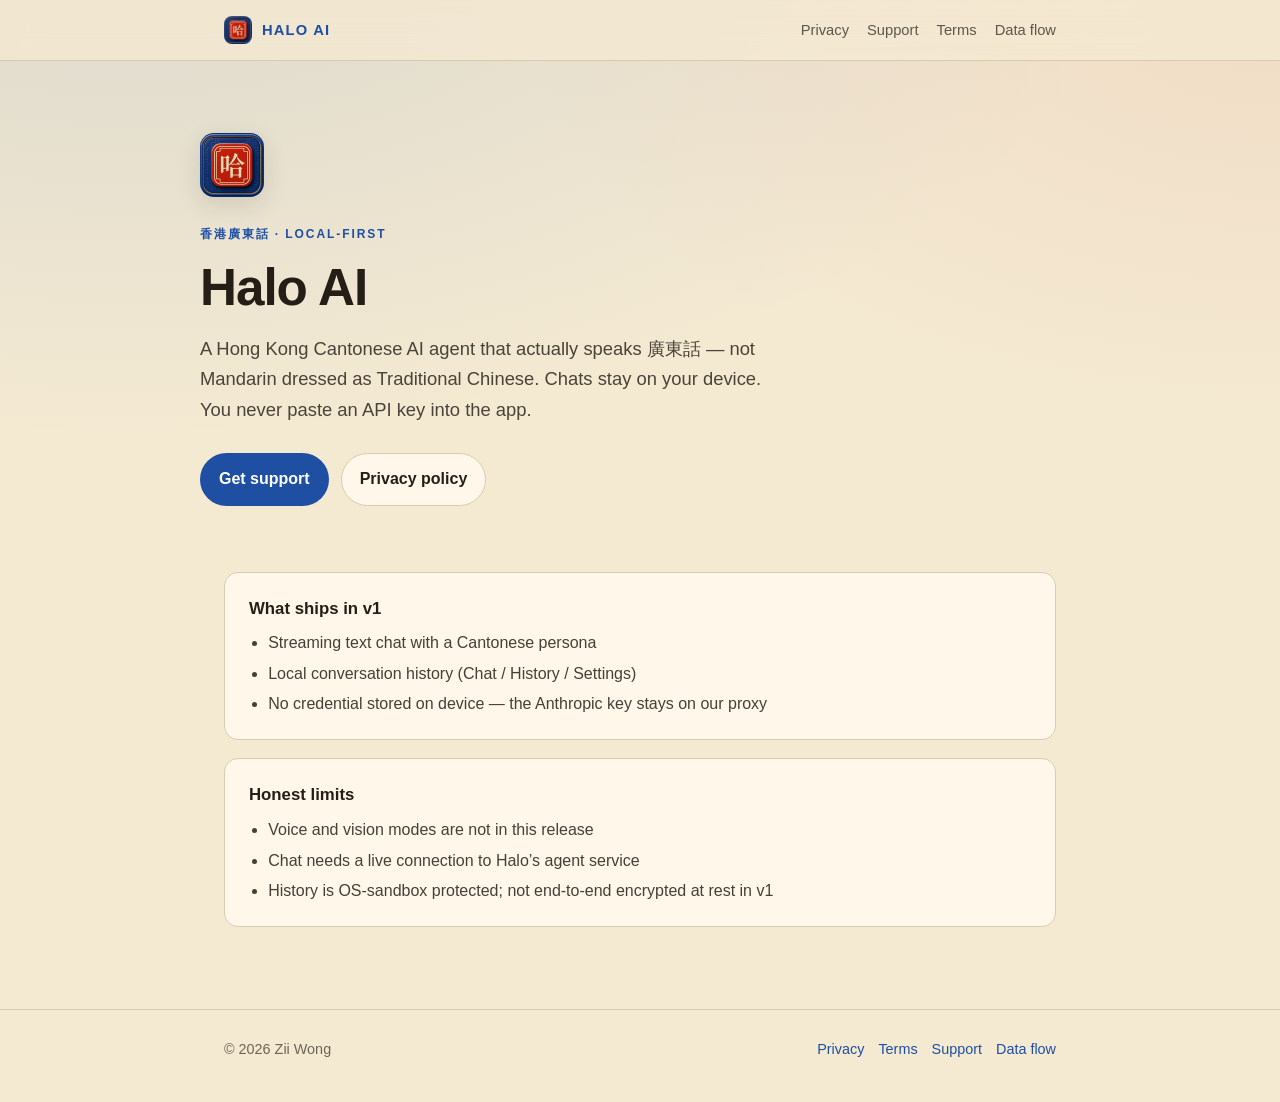
<file: index.html>
<!doctype html>
<html lang="zh-HK">
  <head>
    <meta charset="UTF-8" />
    <meta name="viewport" content="width=device-width, initial-scale=1.0" />
    <title>Halo AI — Hong Kong Cantonese chat</title>
    <meta
      name="description"
      content="A Hong Kong Cantonese AI agent. Local-first chat history. No API key in the app." />
    <meta name="theme-color" content="#1E4FA3" />
    <link rel="icon" type="image/png" href="./favicon.png" />
    <link rel="stylesheet" crossorigin href="/assets/site-fXkASwmi.css">
  </head>
  <body>
    <header class="site-header">
      <div class="wrap">
        <a class="brand" href="./"><img src="./icon.png" alt="" />Halo AI</a>
        <nav class="site-nav" aria-label="Site">
          <a href="./privacy/">Privacy</a>
          <a href="./support/">Support</a>
          <a class="optional" href="./terms/">Terms</a>
          <a class="optional" href="./data-flow/">Data flow</a>
        </nav>
      </div>
    </header>

    <main>
      <section class="hero wrap">
        <img class="seal" src="./icon.png" alt="" />
        <p class="eyebrow">香港廣東話 · Local-first</p>
        <h1>Halo AI</h1>
        <p class="lede">
          A Hong Kong Cantonese AI agent that actually speaks 廣東話 — not Mandarin
          dressed as Traditional Chinese. Chats stay on your device. You never
          paste an API key into the app.
        </p>
        <div class="cta-row">
          <a class="btn btn-primary" href="./support/">Get support</a>
          <a class="btn btn-ghost" href="./privacy/">Privacy policy</a>
        </div>
      </section>

      <section class="wrap" style="padding-bottom: 64px">
        <div class="panel">
          <h2>What ships in v1</h2>
          <ul>
            <li>Streaming text chat with a Cantonese persona</li>
            <li>Local conversation history (Chat / History / Settings)</li>
            <li>No credential stored on device — the Anthropic key stays on our proxy</li>
          </ul>
        </div>
        <div class="panel">
          <h2>Honest limits</h2>
          <ul>
            <li>Voice and vision modes are not in this release</li>
            <li>Chat needs a live connection to Halo’s agent service</li>
            <li>History is OS-sandbox protected; not end-to-end encrypted at rest in v1</li>
          </ul>
        </div>
      </section>
    </main>

    <footer class="site-footer">
      <div class="wrap">
        <span>© 2026 Zii Wong</span>
        <nav aria-label="Legal">
          <a href="./privacy/">Privacy</a>
          <a href="./terms/">Terms</a>
          <a href="./support/">Support</a>
          <a href="./data-flow/">Data flow</a>
        </nav>
      </div>
    </footer>
  </body>
</html>
</file>
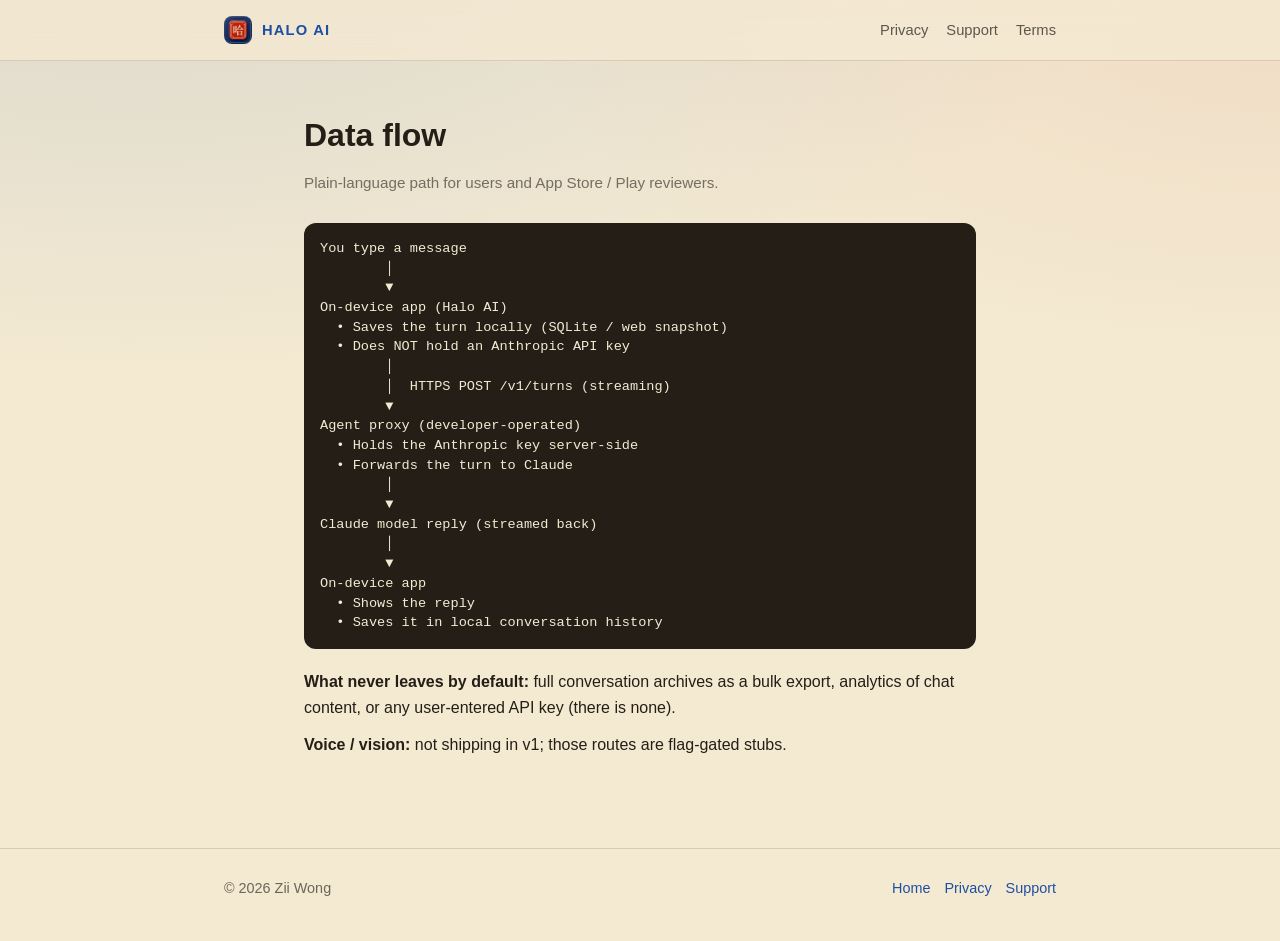
<file: data-flow/index.html>
<!doctype html>
<html lang="en">
  <head>
    <meta charset="UTF-8" />
    <meta name="viewport" content="width=device-width, initial-scale=1.0" />
    <title>Data flow — Halo AI</title>
    <meta name="description" content="Where Halo AI information goes — for users and store reviewers." />
    <link rel="icon" type="image/png" href="../favicon.png" />
    <link rel="stylesheet" crossorigin href="/assets/site-fXkASwmi.css">
  </head>
  <body>
    <header class="site-header">
      <div class="wrap">
        <a class="brand" href="../"><img src="../icon.png" alt="" />Halo AI</a>
        <nav class="site-nav">
          <a href="../privacy/">Privacy</a>
          <a href="../support/">Support</a>
          <a href="../terms/">Terms</a>
        </nav>
      </div>
    </header>

    <main class="prose">
      <h1>Data flow</h1>
      <p class="meta">Plain-language path for users and App Store / Play reviewers.</p>

      <pre>You type a message
        │
        ▼
On-device app (Halo AI)
  • Saves the turn locally (SQLite / web snapshot)
  • Does NOT hold an Anthropic API key
        │
        │  HTTPS POST /v1/turns (streaming)
        ▼
Agent proxy (developer-operated)
  • Holds the Anthropic key server-side
  • Forwards the turn to Claude
        │
        ▼
Claude model reply (streamed back)
        │
        ▼
On-device app
  • Shows the reply
  • Saves it in local conversation history</pre>

      <p>
        <strong>What never leaves by default:</strong> full conversation
        archives as a bulk export, analytics of chat content, or any
        user-entered API key (there is none).
      </p>
      <p>
        <strong>Voice / vision:</strong> not shipping in v1; those routes are
        flag-gated stubs.
      </p>
    </main>

    <footer class="site-footer">
      <div class="wrap">
        <span>© 2026 Zii Wong</span>
        <nav>
          <a href="../">Home</a>
          <a href="../privacy/">Privacy</a>
          <a href="../support/">Support</a>
        </nav>
      </div>
    </footer>
  </body>
</html>
</file>
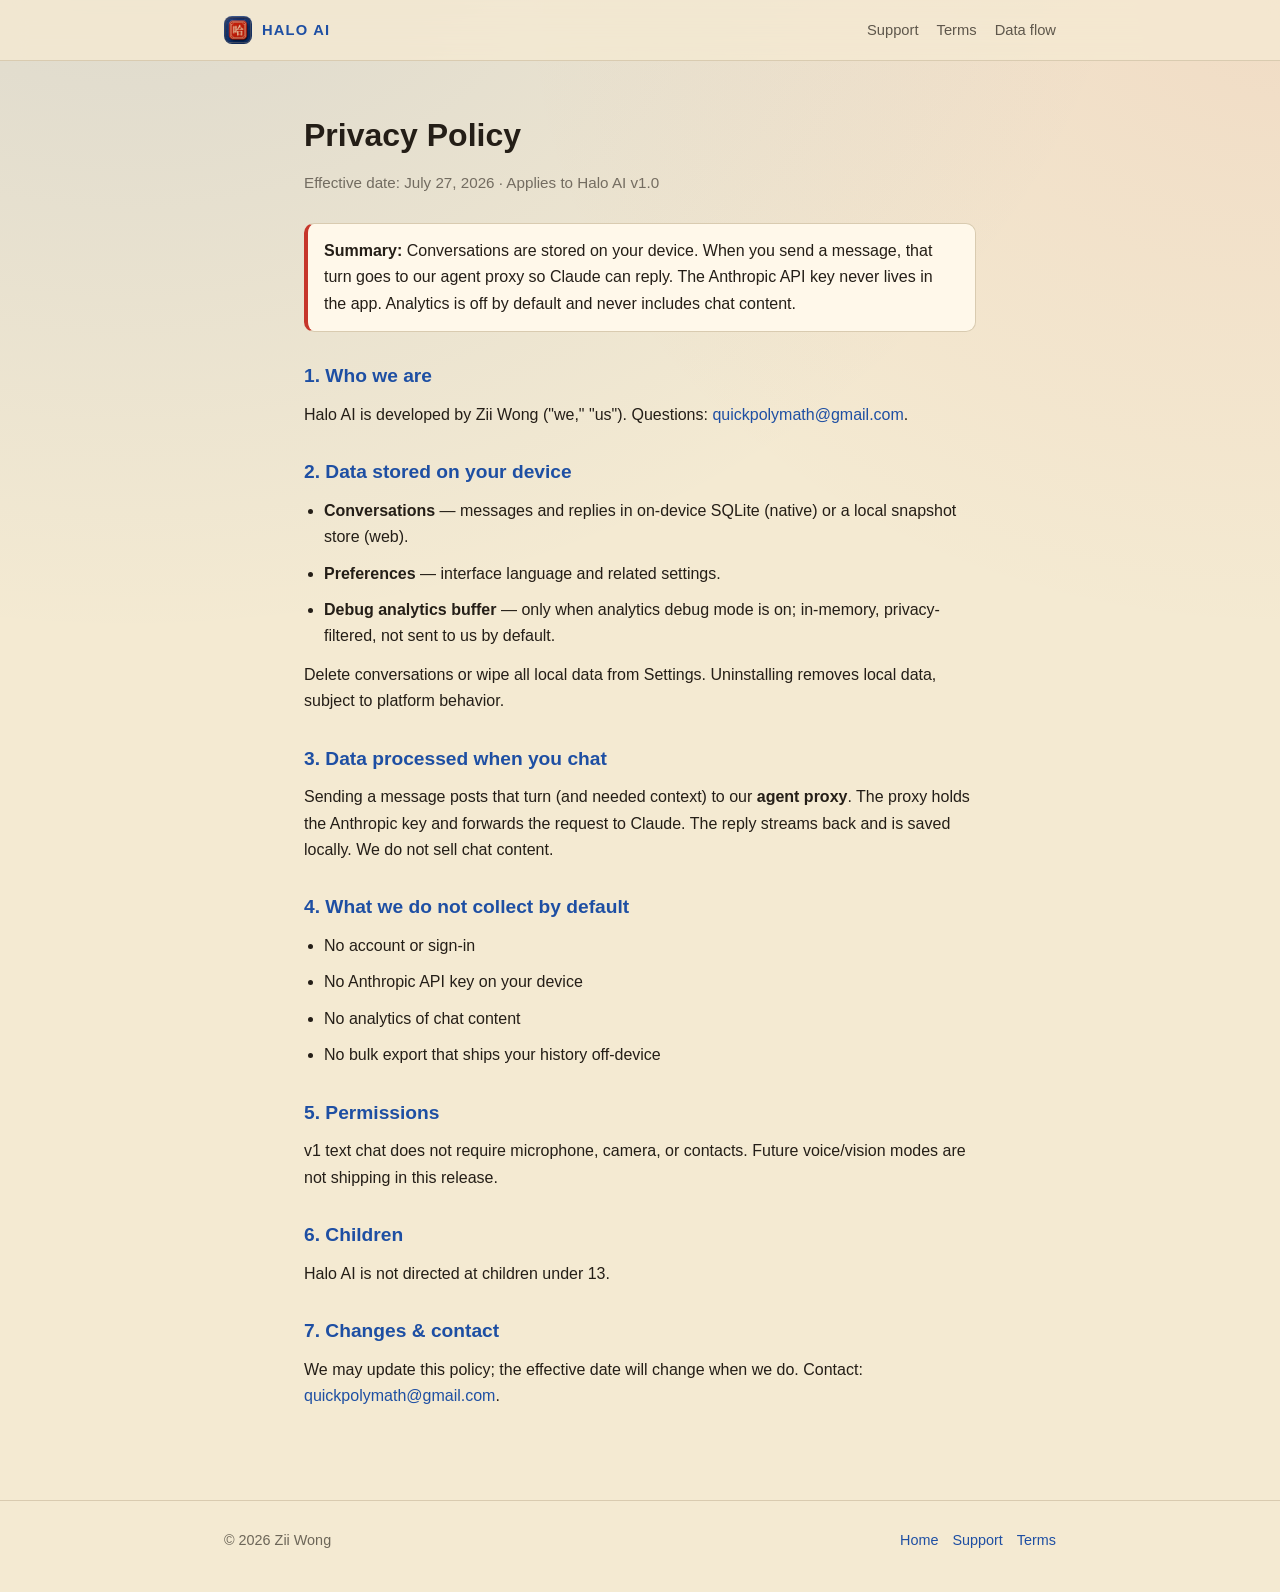
<file: privacy/index.html>
<!doctype html>
<html lang="en">
  <head>
    <meta charset="UTF-8" />
    <meta name="viewport" content="width=device-width, initial-scale=1.0" />
    <title>Privacy Policy — Halo AI</title>
    <meta name="description" content="Privacy Policy for Halo AI: local-first chats, proxy-backed Claude replies, no on-device API key." />
    <link rel="icon" type="image/png" href="../favicon.png" />
    <link rel="stylesheet" crossorigin href="/assets/site-fXkASwmi.css">
  </head>
  <body>
    <header class="site-header">
      <div class="wrap">
        <a class="brand" href="../"><img src="../icon.png" alt="" />Halo AI</a>
        <nav class="site-nav">
          <a href="../support/">Support</a>
          <a href="../terms/">Terms</a>
          <a href="../data-flow/">Data flow</a>
        </nav>
      </div>
    </header>

    <main class="prose">
      <h1>Privacy Policy</h1>
      <p class="meta">Effective date: July 27, 2026 · Applies to Halo AI v1.0</p>

      <div class="note">
        <strong>Summary:</strong> Conversations are stored on your device. When
        you send a message, that turn goes to our agent proxy so Claude can
        reply. The Anthropic API key never lives in the app. Analytics is off
        by default and never includes chat content.
      </div>

      <h2>1. Who we are</h2>
      <p>
        Halo AI is developed by Zii Wong ("we," "us"). Questions:
        <a href="mailto:quickpolymath@gmail.com">quickpolymath@gmail.com</a>.
      </p>

      <h2>2. Data stored on your device</h2>
      <ul>
        <li><strong>Conversations</strong> — messages and replies in on-device SQLite (native) or a local snapshot store (web).</li>
        <li><strong>Preferences</strong> — interface language and related settings.</li>
        <li><strong>Debug analytics buffer</strong> — only when analytics debug mode is on; in-memory, privacy-filtered, not sent to us by default.</li>
      </ul>
      <p>Delete conversations or wipe all local data from Settings. Uninstalling removes local data, subject to platform behavior.</p>

      <h2>3. Data processed when you chat</h2>
      <p>
        Sending a message posts that turn (and needed context) to our
        <strong>agent proxy</strong>. The proxy holds the Anthropic key and
        forwards the request to Claude. The reply streams back and is saved
        locally. We do not sell chat content.
      </p>

      <h2>4. What we do not collect by default</h2>
      <ul>
        <li>No account or sign-in</li>
        <li>No Anthropic API key on your device</li>
        <li>No analytics of chat content</li>
        <li>No bulk export that ships your history off-device</li>
      </ul>

      <h2>5. Permissions</h2>
      <p>
        v1 text chat does not require microphone, camera, or contacts.
        Future voice/vision modes are not shipping in this release.
      </p>

      <h2>6. Children</h2>
      <p>Halo AI is not directed at children under 13.</p>

      <h2>7. Changes &amp; contact</h2>
      <p>
        We may update this policy; the effective date will change when we do.
        Contact:
        <a href="mailto:quickpolymath@gmail.com">quickpolymath@gmail.com</a>.
      </p>
    </main>

    <footer class="site-footer">
      <div class="wrap">
        <span>© 2026 Zii Wong</span>
        <nav>
          <a href="../">Home</a>
          <a href="../support/">Support</a>
          <a href="../terms/">Terms</a>
        </nav>
      </div>
    </footer>
  </body>
</html>
</file>
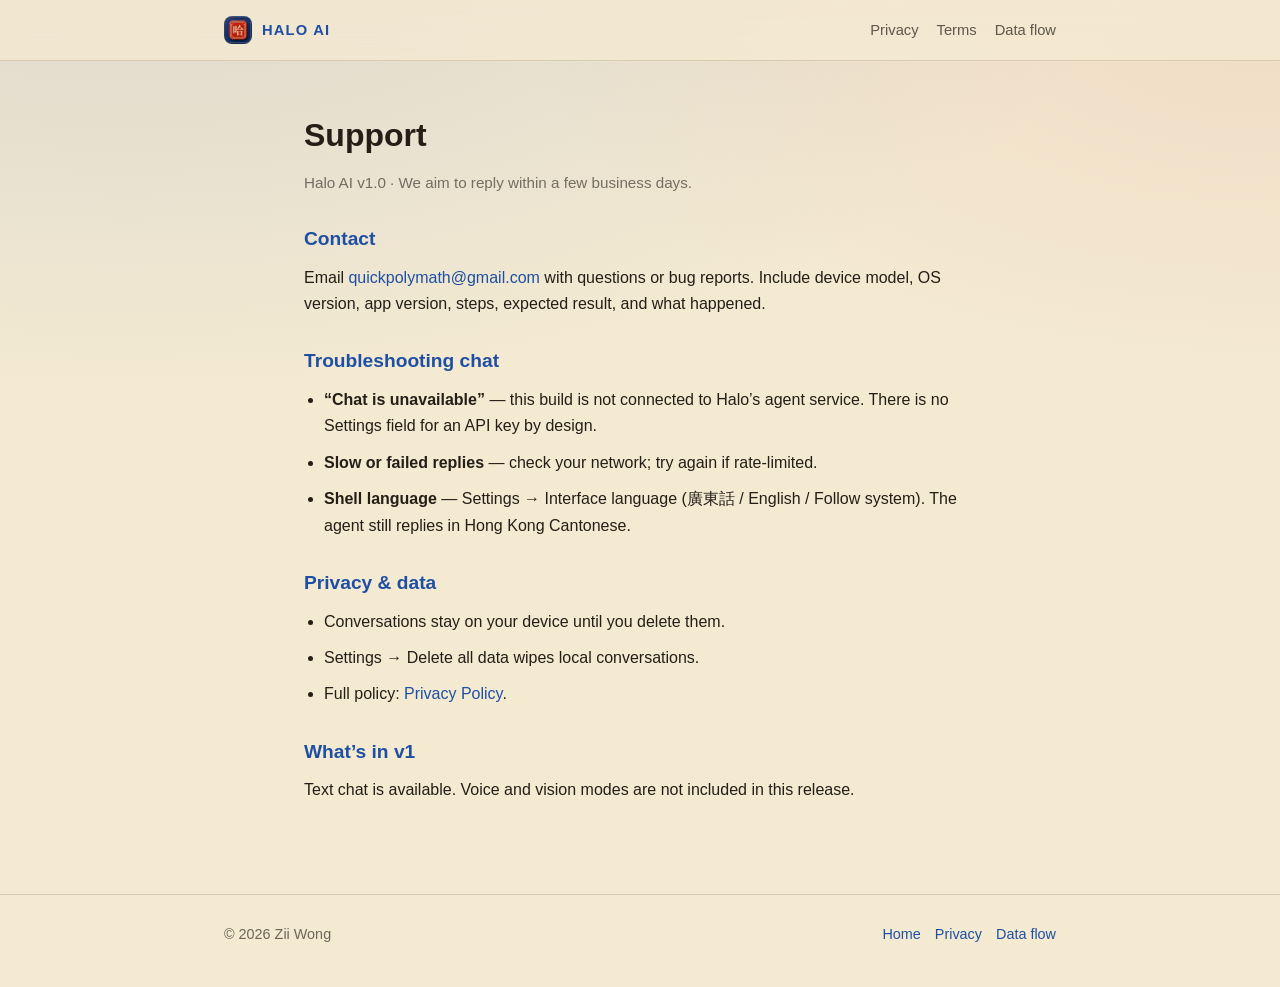
<file: support/index.html>
<!doctype html>
<html lang="en">
  <head>
    <meta charset="UTF-8" />
    <meta name="viewport" content="width=device-width, initial-scale=1.0" />
    <title>Support — Halo AI</title>
    <meta name="description" content="Support and troubleshooting for Halo AI." />
    <link rel="icon" type="image/png" href="../favicon.png" />
    <link rel="stylesheet" crossorigin href="/assets/site-fXkASwmi.css">
  </head>
  <body>
    <header class="site-header">
      <div class="wrap">
        <a class="brand" href="../"><img src="../icon.png" alt="" />Halo AI</a>
        <nav class="site-nav">
          <a href="../privacy/">Privacy</a>
          <a href="../terms/">Terms</a>
          <a href="../data-flow/">Data flow</a>
        </nav>
      </div>
    </header>

    <main class="prose">
      <h1>Support</h1>
      <p class="meta">Halo AI v1.0 · We aim to reply within a few business days.</p>

      <h2>Contact</h2>
      <p>
        Email
        <a href="mailto:quickpolymath@gmail.com">quickpolymath@gmail.com</a>
        with questions or bug reports. Include device model, OS version, app
        version, steps, expected result, and what happened.
      </p>

      <h2>Troubleshooting chat</h2>
      <ul>
        <li><strong>“Chat is unavailable”</strong> — this build is not connected to Halo’s agent service. There is no Settings field for an API key by design.</li>
        <li><strong>Slow or failed replies</strong> — check your network; try again if rate-limited.</li>
        <li><strong>Shell language</strong> — Settings → Interface language (廣東話 / English / Follow system). The agent still replies in Hong Kong Cantonese.</li>
      </ul>

      <h2>Privacy &amp; data</h2>
      <ul>
        <li>Conversations stay on your device until you delete them.</li>
        <li>Settings → Delete all data wipes local conversations.</li>
        <li>Full policy: <a href="../privacy/">Privacy Policy</a>.</li>
      </ul>

      <h2>What’s in v1</h2>
      <p>Text chat is available. Voice and vision modes are not included in this release.</p>
    </main>

    <footer class="site-footer">
      <div class="wrap">
        <span>© 2026 Zii Wong</span>
        <nav>
          <a href="../">Home</a>
          <a href="../privacy/">Privacy</a>
          <a href="../data-flow/">Data flow</a>
        </nav>
      </div>
    </footer>
  </body>
</html>
</file>
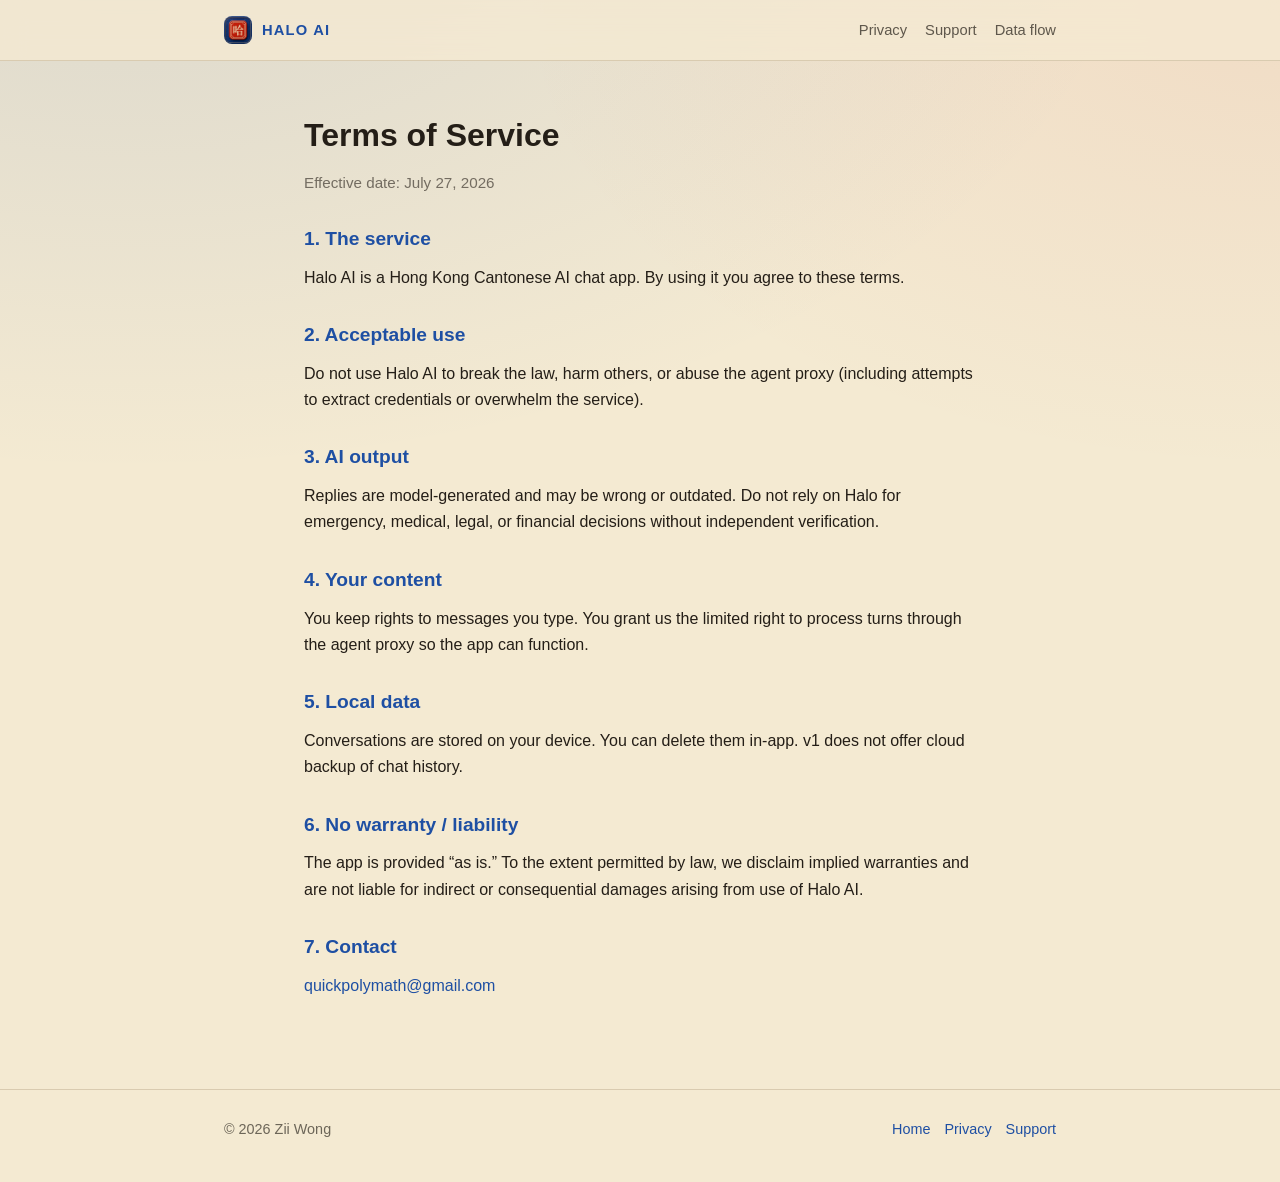
<file: terms/index.html>
<!doctype html>
<html lang="en">
  <head>
    <meta charset="UTF-8" />
    <meta name="viewport" content="width=device-width, initial-scale=1.0" />
    <title>Terms of Service — Halo AI</title>
    <meta name="description" content="Terms of Service for Halo AI." />
    <link rel="icon" type="image/png" href="../favicon.png" />
    <link rel="stylesheet" crossorigin href="/assets/site-fXkASwmi.css">
  </head>
  <body>
    <header class="site-header">
      <div class="wrap">
        <a class="brand" href="../"><img src="../icon.png" alt="" />Halo AI</a>
        <nav class="site-nav">
          <a href="../privacy/">Privacy</a>
          <a href="../support/">Support</a>
          <a href="../data-flow/">Data flow</a>
        </nav>
      </div>
    </header>

    <main class="prose">
      <h1>Terms of Service</h1>
      <p class="meta">Effective date: July 27, 2026</p>

      <h2>1. The service</h2>
      <p>Halo AI is a Hong Kong Cantonese AI chat app. By using it you agree to these terms.</p>

      <h2>2. Acceptable use</h2>
      <p>Do not use Halo AI to break the law, harm others, or abuse the agent proxy (including attempts to extract credentials or overwhelm the service).</p>

      <h2>3. AI output</h2>
      <p>Replies are model-generated and may be wrong or outdated. Do not rely on Halo for emergency, medical, legal, or financial decisions without independent verification.</p>

      <h2>4. Your content</h2>
      <p>You keep rights to messages you type. You grant us the limited right to process turns through the agent proxy so the app can function.</p>

      <h2>5. Local data</h2>
      <p>Conversations are stored on your device. You can delete them in-app. v1 does not offer cloud backup of chat history.</p>

      <h2>6. No warranty / liability</h2>
      <p>The app is provided “as is.” To the extent permitted by law, we disclaim implied warranties and are not liable for indirect or consequential damages arising from use of Halo AI.</p>

      <h2>7. Contact</h2>
      <p><a href="mailto:quickpolymath@gmail.com">quickpolymath@gmail.com</a></p>
    </main>

    <footer class="site-footer">
      <div class="wrap">
        <span>© 2026 Zii Wong</span>
        <nav>
          <a href="../">Home</a>
          <a href="../privacy/">Privacy</a>
          <a href="../support/">Support</a>
        </nav>
      </div>
    </footer>
  </body>
</html>
</file>
<file: assets/site-fXkASwmi.css>
:root{--cobalt: #1e4fa3;--cobalt-bright: #5b8ae0;--vermilion: #c6362b;--jade: #256a46;--paper: #f4ead2;--ink: #241e17;--surface: #fff8ea;--line: #d9cbb0;--radius: 14px;color-scheme:light}*{margin:0;padding:0;box-sizing:border-box}html{scroll-behavior:smooth}body{font-family:PingFang HK,Noto Sans TC,-apple-system,BlinkMacSystemFont,Segoe UI,Roboto,Helvetica Neue,sans-serif;background:radial-gradient(ellipse 80% 50% at 10% -10%,rgba(30,79,163,.12),transparent),radial-gradient(ellipse 60% 40% at 100% 0%,rgba(198,54,43,.08),transparent),var(--paper);color:var(--ink);line-height:1.65;-webkit-font-smoothing:antialiased}.wrap{max-width:880px;margin:0 auto;padding:0 24px}a{color:var(--cobalt);text-decoration:none}a:hover{text-decoration:underline}.site-header{position:sticky;top:0;z-index:10;backdrop-filter:blur(12px);-webkit-backdrop-filter:blur(12px);background:color-mix(in srgb,var(--paper) 82%,transparent);border-bottom:1px solid var(--line)}.site-header .wrap{display:flex;align-items:center;gap:12px;height:60px}.brand{display:flex;align-items:center;gap:10px;color:var(--cobalt);font-weight:800;letter-spacing:.08em;text-transform:uppercase;font-size:.92rem}.brand:hover{text-decoration:none}.brand img{width:28px;height:28px;border-radius:8px}.site-nav{margin-left:auto;display:flex;gap:18px;font-size:.92rem}.site-nav a{color:color-mix(in srgb,var(--ink) 72%,transparent)}.site-nav a:hover{color:var(--ink);text-decoration:none}@media(max-width:640px){.site-nav a.optional{display:none}}.hero{padding:72px 0 48px;text-align:left}.hero .seal{width:64px;height:64px;border-radius:14px;margin-bottom:20px;box-shadow:0 8px 24px #241e171f}.eyebrow{font-size:.75rem;font-weight:800;letter-spacing:.16em;text-transform:uppercase;color:var(--cobalt);margin-bottom:14px}.hero h1{font-size:clamp(2.1rem,5vw,3.2rem);line-height:1.15;letter-spacing:-.02em;margin-bottom:16px}.hero .lede{font-size:1.15rem;max-width:36rem;color:color-mix(in srgb,var(--ink) 82%,transparent);margin-bottom:28px}.cta-row{display:flex;flex-wrap:wrap;gap:12px}.btn{display:inline-flex;align-items:center;justify-content:center;padding:12px 18px;border-radius:999px;font-weight:700;border:1px solid transparent}.btn:hover{text-decoration:none}.btn-primary{background:var(--cobalt);color:#fff}.btn-primary:hover{background:color-mix(in srgb,var(--cobalt) 88%,#000)}.btn-ghost{background:var(--surface);color:var(--ink);border-color:var(--line)}.panel{background:var(--surface);border:1px solid var(--line);border-radius:var(--radius);padding:22px 24px;margin:18px 0}.panel h2{font-size:1.05rem;margin-bottom:8px}.panel p,.panel li{color:color-mix(in srgb,var(--ink) 85%,transparent)}.panel ul{padding-left:1.2rem}.panel li+li{margin-top:4px}.prose{max-width:720px;margin:0 auto;padding:48px 24px 80px}.prose h1{font-size:2rem;margin-bottom:8px}.prose .meta{color:color-mix(in srgb,var(--ink) 60%,transparent);margin-bottom:28px;font-size:.95rem}.prose h2{font-size:1.2rem;margin:28px 0 10px;color:var(--cobalt)}.prose p,.prose li{margin-bottom:10px}.prose ul{padding-left:1.25rem;margin-bottom:12px}.prose .note{background:var(--surface);border:1px solid var(--line);border-left:4px solid var(--vermilion);border-radius:10px;padding:14px 16px;margin:18px 0}.prose pre{background:var(--ink);color:var(--paper);padding:16px;border-radius:12px;overflow-x:auto;font-size:.85rem;line-height:1.45;margin:14px 0 20px}.site-footer{border-top:1px solid var(--line);padding:28px 0 40px;color:color-mix(in srgb,var(--ink) 65%,transparent);font-size:.9rem}.site-footer .wrap{display:flex;flex-wrap:wrap;gap:12px 24px;justify-content:space-between}.site-footer nav{display:flex;flex-wrap:wrap;gap:14px}
</file>
